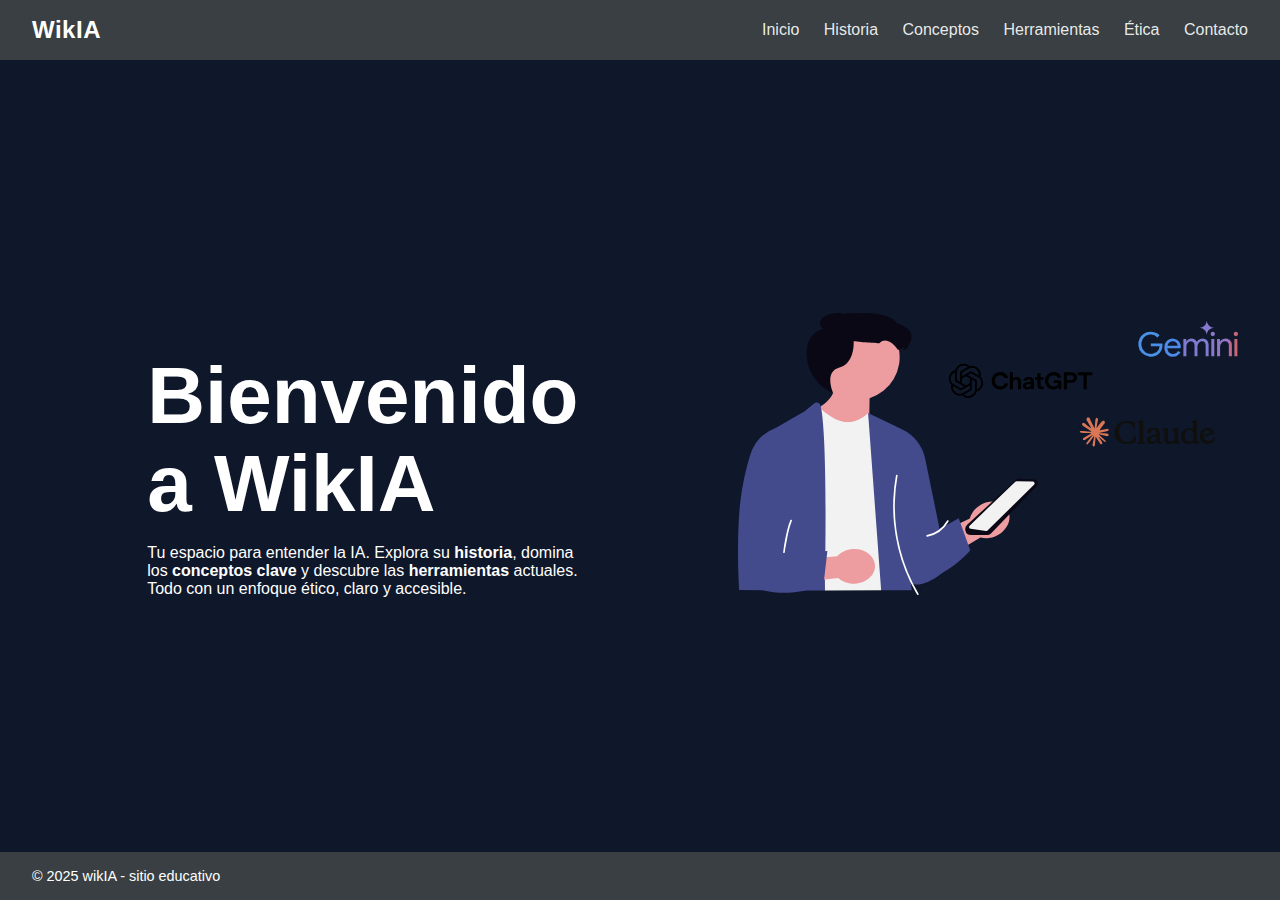
<file: index.html>
<!DOCTYPE html>
<html lang="es">
<head>
  <meta charset="UTF-8">
  <meta name="viewport" content="width=device-width, initial-scale=1.0">
  <title>WikIA - Inicio</title>
  <meta name="description" content="WikIA es un sitio educativo para aprender sobre la historia, conceptos y herramientas de la Inteligencia Artificial.">
  <link rel="icon" href="assets/images/logoIA.png" type="image/png">
  <link rel="stylesheet" href="css/styles.css">
</head>

<body>
  <header>
    <a href="index.html" class="logo">WikIA</a>

    <button class="menu-toggle" aria-label="Abrir menú">
      <span class="bar"></span>
      <span class="bar"></span>
      <span class="bar"></span>
    </button>
    
    <nav class="nav-menu">
      <a href="index.html">Inicio</a>
      <a href="pages/history.html">Historia</a>
      <a href="pages/conceptos.html">Conceptos</a>
      <a href="pages/herramientas.html">Herramientas</a>
      <a href="pages/etica.html">Ética</a>
      <a href="pages/contact.html">Contacto</a>
    </nav>
  </header>

  <main>
    <div class="home-layout">
      <section class="bienvenida">
        <h1>Bienvenido a WikIA</h1>
        <p>
          Tu espacio para entender la IA. Explora su <strong>historia</strong>, 
          domina los <strong>conceptos clave</strong> y descubre las <strong>herramientas</strong> 
          actuales. Todo con un enfoque ético, claro y accesible.
        </p>
      </section>

      <div class="hero-image-container right-img">
        <img src="assets/images/uso_cotidiano.svg" alt="Uso cotidiano de IA" class="hero-img">
      </div>

    </div>
  </main>

  <footer>
    <div class="copyright">© 2025 wikIA - sitio educativo</div>
  </footer>

  <script src="js/main.js"></script>
</body>

</html>
</file>
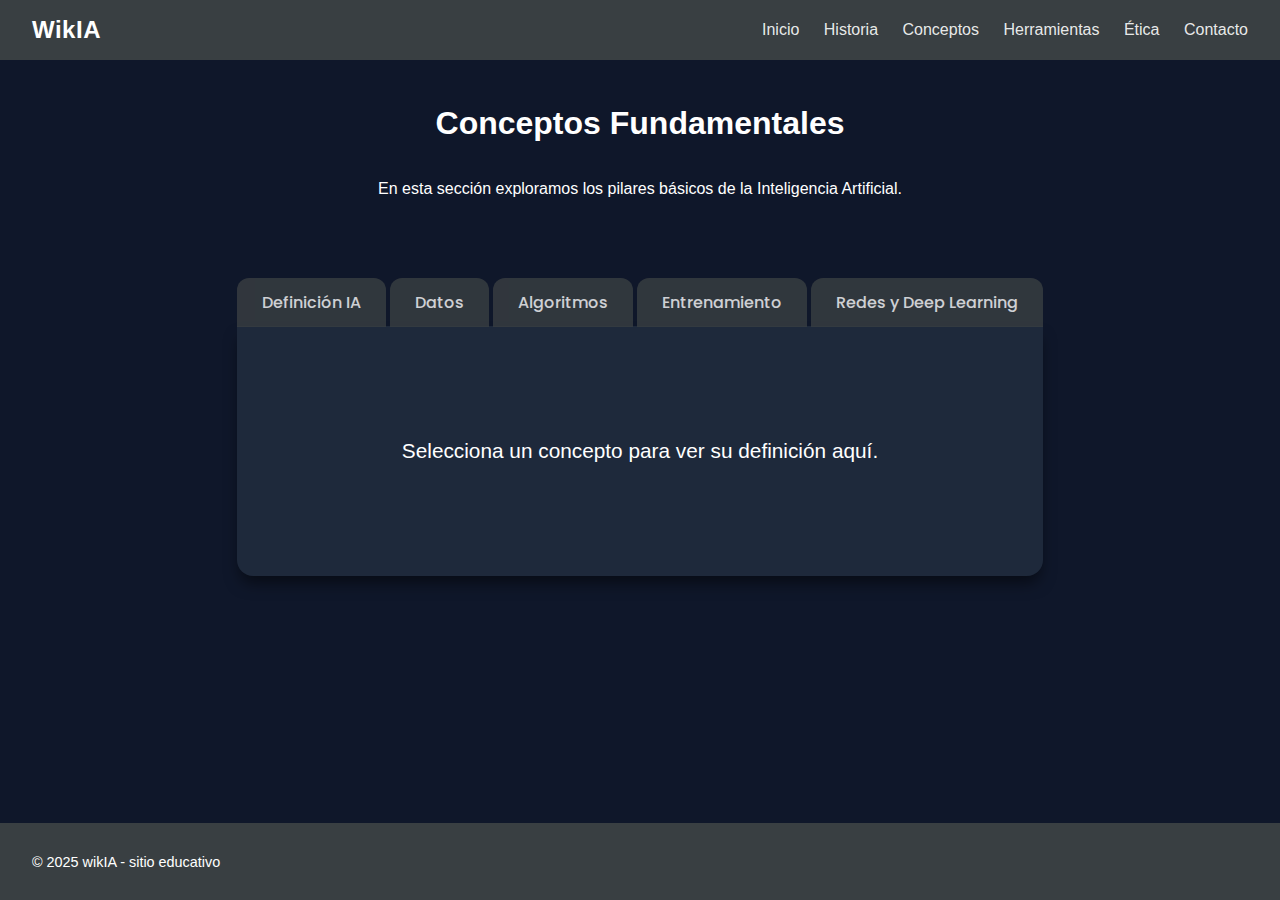
<file: pages/conceptos.html>
<!DOCTYPE html>
<html lang="es">

<head>
 <meta charset="UTF-8">
 <meta name="viewport" content="width=device-width, initial-scale=1.0">
 <title>WikIA - Conceptos</title>
 <link rel="icon" href="../assets/images/logoIA.png" type="image/png">
 <link rel="stylesheet" href="../css/styles.css">
</head>

<body>
  <header>
    <a href="../index.html" class="logo">WikIA</a>
    <button class="menu-toggle" aria-label="Abrir menú">
      <span class="bar"></span>
      <span class="bar"></span>
      <span class="bar"></span>
    </button>

    <nav class="nav-menu">
      <a href="../index.html">Inicio</a>
      <a href="history.html">Historia</a>
      <a href="conceptos.html">Conceptos</a>
      <a href="herramientas.html">Herramientas</a>
      <a href="etica.html">Ética</a>
      <a href="contact.html">Contacto</a>
    </nav>
  </header>

  <main>
    <h1>Conceptos Fundamentales</h1>
    <p>En esta sección exploramos los pilares básicos de la Inteligencia Artificial.</p>

    <section id="conceptos">
      <div class="concept-buttons">
        <button onclick="mostrarDefinicion('ia')">Definición IA</button>
        <button onclick="mostrarDefinicion('datos')">Datos</button>
        <button onclick="mostrarDefinicion('algoritmos')">Algoritmos</button>
        <button onclick="mostrarDefinicion('entrenamiento')">Entrenamiento</button>
        <button onclick="mostrarDefinicion('redes')">Redes y Deep Learning</button>
      </div>
      <div id="definicion" class="concept-def">
        <p>Selecciona un concepto para ver su definición aquí.</p>
      </div>
    </section>
  </main>

  <footer>
    <p>© 2025 wikIA - sitio educativo</p>
  </footer>

  <script src="../js/main.js"></script>
</body>
</html>
</file>
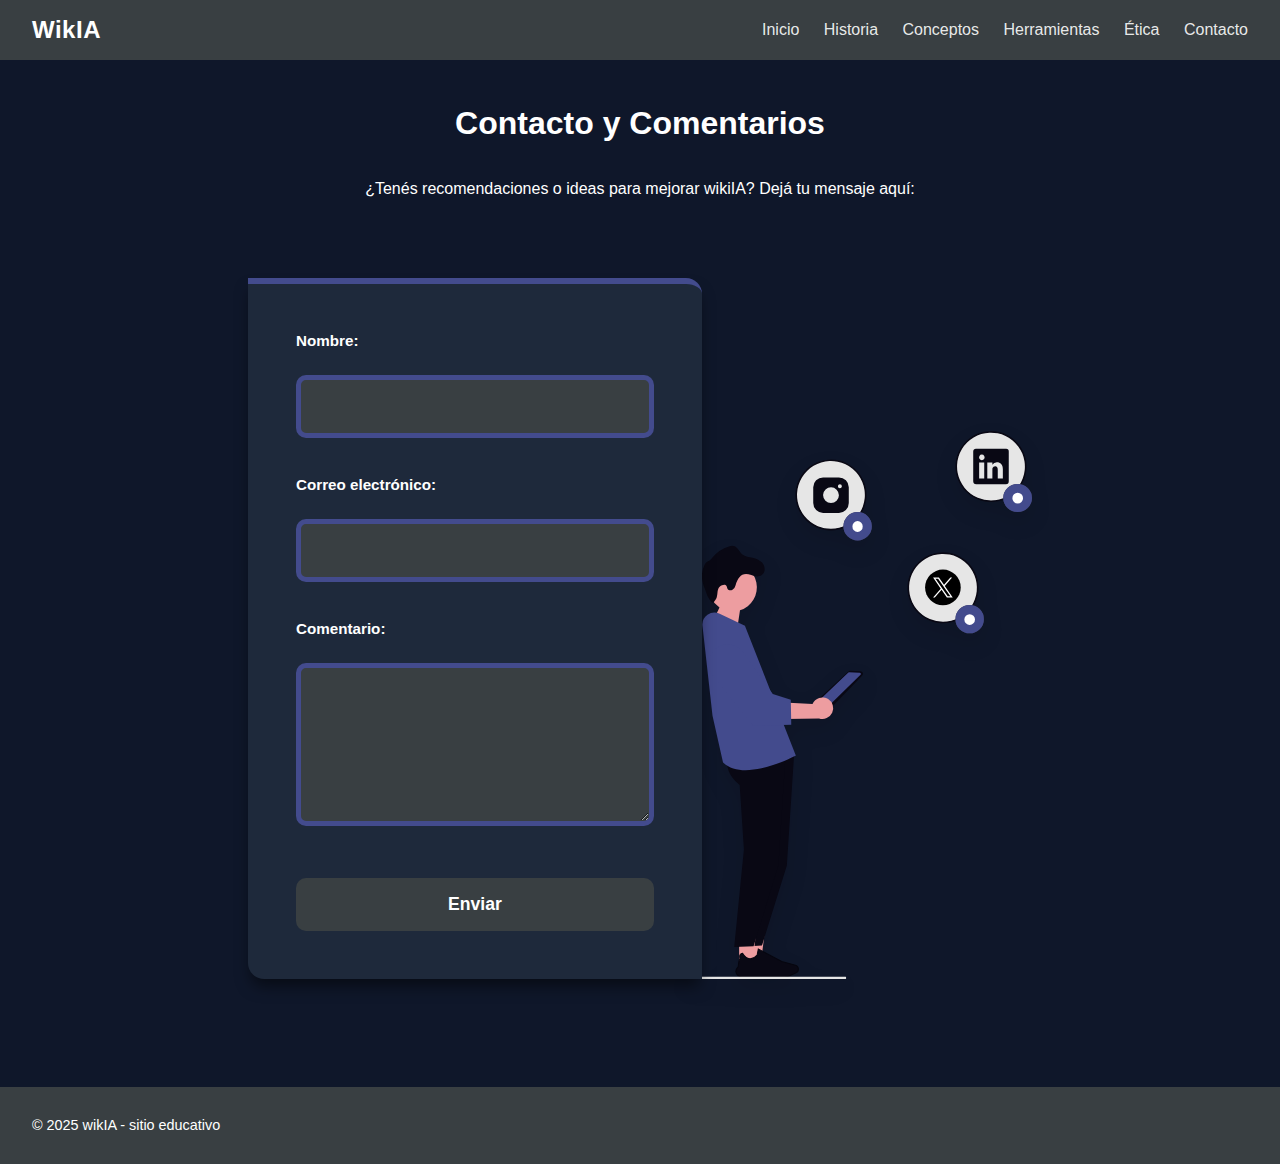
<file: pages/contact.html>
<!DOCTYPE html>
<html lang="es">

<head>
 <meta charset="UTF-8">
 <meta name="viewport" content="width=device-width, initial-scale=1.0">
 <title>WikIA - Contacto</title>
 <link rel="icon" href="../assets/images/logoIA.png" type="image/png">
 <link rel="stylesheet" href="../css/styles.css">
</head>

<body>
  <header>
    <a href="../index.html" class="logo">WikIA</a>
    <button class="menu-toggle" aria-label="Abrir menú">
      <span class="bar"></span>
      <span class="bar"></span>
      <span class="bar"></span>
    </button>

    <nav class="nav-menu">
      <a href="../index.html">Inicio</a>
      <a href="history.html">Historia</a>
      <a href="conceptos.html">Conceptos</a>
      <a href="herramientas.html">Herramientas</a>
      <a href="etica.html">Ética</a>
      <a href="contact.html">Contacto</a>
    </nav>
  </header>

  <main>
    <h1>Contacto y Comentarios</h1>
    <p>¿Tenés recomendaciones o ideas para mejorar wikiIA? Dejá tu mensaje aquí:</p>

    <div class="contact-container">
      <form id="contactForm">
        <label for="nombre">Nombre:</label><br>
        <input type="text" id="nombre" name="nombre" required><br><br>

        <label for="email">Correo electrónico:</label><br>
        <input type="email" id="email" name="email" required><br><br>

        <label for="mensaje">Comentario:</label><br>
        <textarea id="mensaje" name="mensaje" rows="5" required></textarea><br><br>

        <button type="submit">Enviar</button>
      </form>

      <div class="image-wrapper">
        <img src="../assets/images/contact.svg" alt="Ilustración de contacto" class="contact-image">
        <a href="https://www.instagram.com" target="_blank" rel="noopener noreferrer" class="hotspot instagram" aria-label="Instagram"></a>
        <a href="https://www.linkedin.com" target="_blank" rel="noopener noreferrer" class="hotspot linkedin" aria-label="LinkedIn"></a>
        <a href="https://twitter.com" target="_blank" rel="noopener noreferrer" class="hotspot x" aria-label="X (Twitter)"></a>
      </div>

    </div>

    <div id="respuesta"></div>
  </main>

  <footer>
    <p>© 2025 wikIA - sitio educativo</p>
  </footer>

  <script src="../js/main.js"></script>
</body>
</html>
</file>
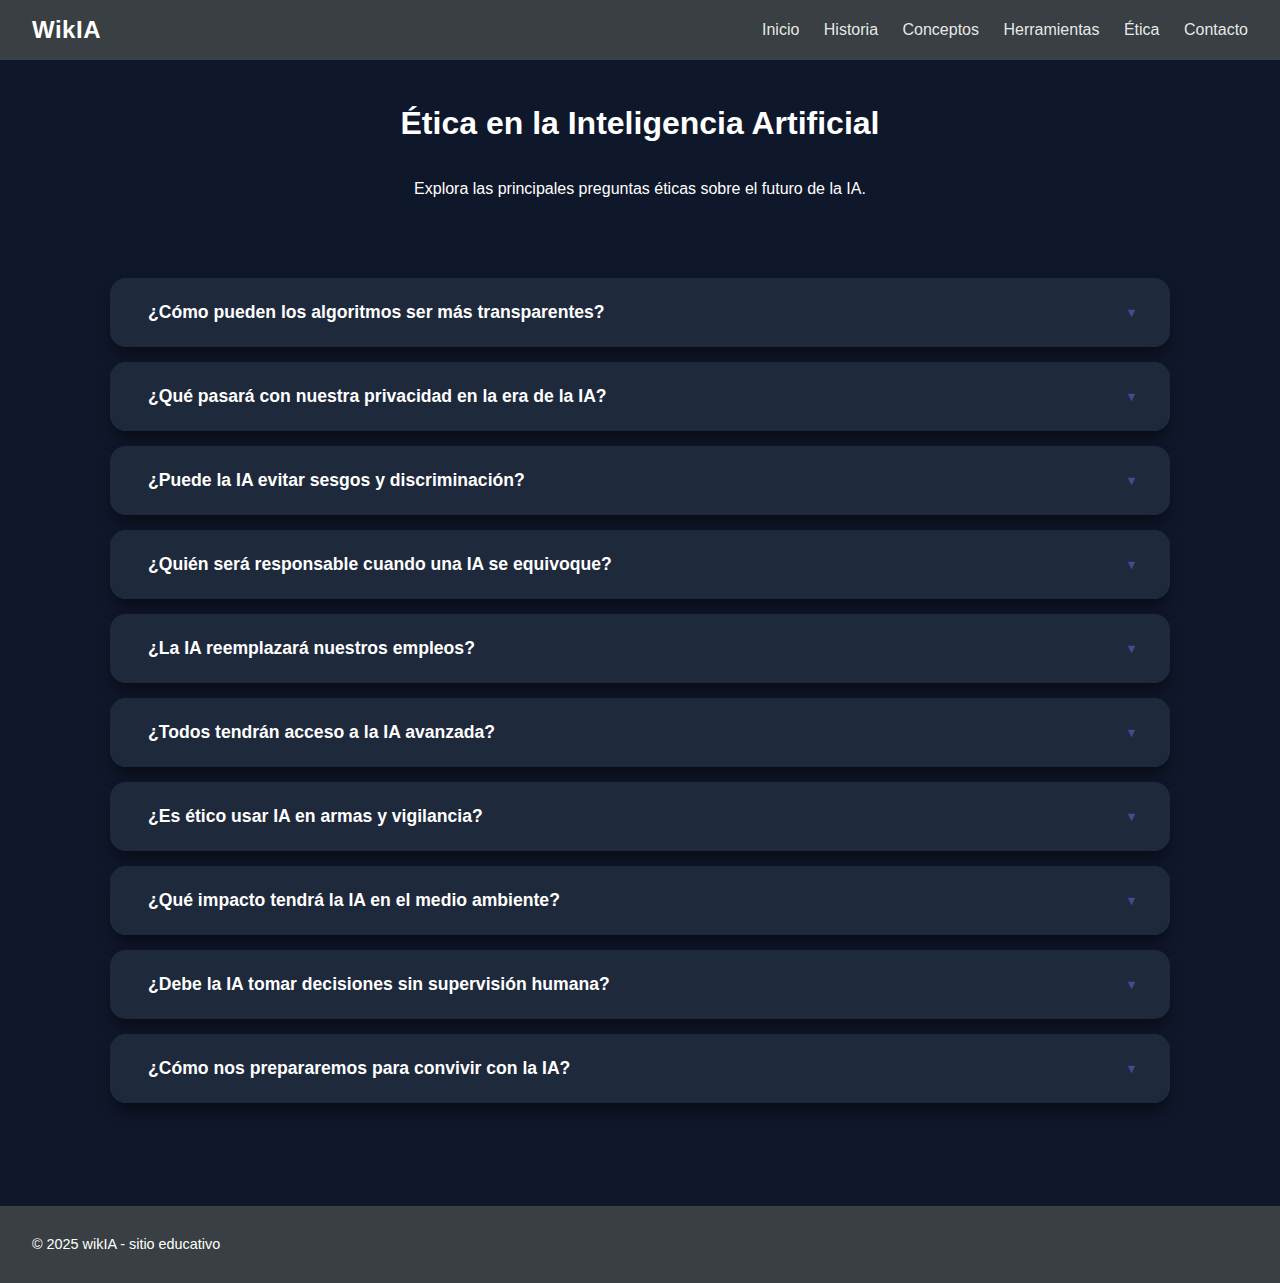
<file: pages/etica.html>
<!DOCTYPE html>
<html lang="es">

<head>
 <meta charset="UTF-8">
 <meta name="viewport" content="width=device-width, initial-scale=1.0">
 <title>WikIA - Ética</title>
 <link rel="icon" href="../assets/images/logoIA.png" type="image/png">
 <link rel="stylesheet" href="../css/styles.css">
</head>

<body>
  <header>
   <a href="../index.html" class="logo">WikIA</a>
    <button class="menu-toggle" aria-label="Abrir menú">
     <span class="bar"></span>
     <span class="bar"></span>
     <span class="bar"></span>
    </button>
    
    <nav class="nav-menu">
     <a href="../index.html">Inicio</a>
     <a href="history.html">Historia</a>
     <a href="conceptos.html">Conceptos</a>
     <a href="herramientas.html">Herramientas</a>
     <a href="etica.html">Ética</a>
     <a href="contact.html">Contacto</a>
    </nav>
  </header>

  <main>
   <h1>Ética en la Inteligencia Artificial</h1>
   <p>Explora las principales preguntas éticas sobre el futuro de la IA.</p>

    <section id="faq">

      <article class="pregunta">
       <h2 onclick="toggleSeccion('q1')">¿Cómo pueden los algoritmos ser más transparentes?</h2>
        <div id="q1" class="respuesta" style="display:none;">
         <p>Los sistemas de IA deben explicar cómo toman decisiones. La falta de claridad puede generar desconfianza y sesgos ocultos. A futuro, será esencial que los modelos sean auditables y comprensibles para todos.</p>
        </div>
      </article>

      <article class="pregunta">
       <h2 onclick="toggleSeccion('q2')">¿Qué pasará con nuestra privacidad en la era de la IA?</h2>
        <div id="q2" class="respuesta" style="display:none;">
         <p>La IA depende de grandes volúmenes de información personal. Proteger la privacidad será un desafío constante, especialmente con tecnologías que cruzan datos de múltiples fuentes. Los usuarios deben tener control sobre qué se comparte y cómo se usa.</p>
        </div>
      </article>

      <article class="pregunta">
        <h2 onclick="toggleSeccion('q3')">¿Puede la IA evitar sesgos y discriminación?</h2>
        <div id="q3" class="respuesta" style="display:none;">
         <p>Los modelos pueden reproducir prejuicios presentes en los datos de entrenamiento. Esto puede afectar decisiones críticas como contrataciones, créditos o justicia. El reto será diseñar sistemas que reduzcan estos sesgos y promuevan la equidad.</p>
        </div>
      </article>

      <article class="pregunta">
        <h2 onclick="toggleSeccion('q4')">¿Quién será responsable cuando una IA se equivoque?</h2>
        <div id="q4" class="respuesta" style="display:none;">
         <p>¿Quién responde cuando una IA comete un error grave? A futuro, se necesitarán marcos legales claros que definan responsabilidades entre desarrolladores, empresas y usuarios. La ética debe guiar la creación de estas leyes.</p>
        </div>
      </article>

      <article class="pregunta">
        <h2 onclick="toggleSeccion('q5')">¿La IA reemplazará nuestros empleos?</h2>
        <div id="q5" class="respuesta" style="display:none;">
         <p>La automatización puede reemplazar tareas humanas, generando desempleo en ciertos sectores. Sin embargo, también abre oportunidades para nuevos roles y habilidades. La ética debe considerar cómo equilibrar innovación con justicia social.</p>
        </div>
      </article>

      <article class="pregunta">
        <h2 onclick="toggleSeccion('q6')">¿Todos tendrán acceso a la IA avanzada?</h2>
        <div id="q6" class="respuesta" style="display:none;">
         <p>No todas las personas ni países tienen el mismo acceso a IA avanzada. Esto puede ampliar la brecha digital y económica. A futuro, será clave garantizar que la IA beneficie a todos y no solo a unos pocos.</p>
        </div>
      </article>

      <article class="pregunta">
        <h2 onclick="toggleSeccion('q7')">¿Es ético usar IA en armas y vigilancia?</h2>
        <div id="q7" class="respuesta" style="display:none;">
         <p>La IA puede aplicarse en armas autónomas o sistemas de control masivo. Estos usos plantean dilemas éticos profundos sobre seguridad y derechos humanos. La sociedad deberá decidir límites claros para evitar abusos.</p>
        </div>
      </article>

      <article class="pregunta">
        <h2 onclick="toggleSeccion('q8')">¿Qué impacto tendrá la IA en el medio ambiente?</h2>
        <div id="q8" class="respuesta" style="display:none;">
         <p>Entrenar modelos gigantes consume enormes cantidades de energía. El impacto ambiental de la IA es un tema creciente. A futuro, se buscarán soluciones más eficientes y sostenibles para reducir su huella ecológica.</p>
        </div>
      </article>

      <article class="pregunta">
        <h2 onclick="toggleSeccion('q9')">¿Debe la IA tomar decisiones sin supervisión humana?</h2>
        <div id="q9" class="respuesta" style="display:none;">
         <p>La IA no debe reemplazar la capacidad de decisión humana en áreas críticas. Mantener al ser humano en el centro es un principio ético fundamental. El desafío será equilibrar autonomía de la máquina con supervisión responsable.</p>
        </div>
      </article>

      <article class="pregunta">
        <h2 onclick="toggleSeccion('q10')">¿Cómo nos prepararemos para convivir con la IA?</h2>
        <div id="q10" class="respuesta" style="display:none;">
         <p>La sociedad necesita comprender cómo funciona la IA para usarla de manera crítica. Sin educación, los usuarios pueden ser manipulados o desinformados. A futuro, la ética incluirá promover conocimiento accesible sobre estas tecnologías.</p>
        </div>
      </article>
    </section>
  </main>
  <footer>
    <p>© 2025 wikIA - sitio educativo</p>
  </footer>
  <script src="../js/main.js"></script>
</body>
</html>
</file>
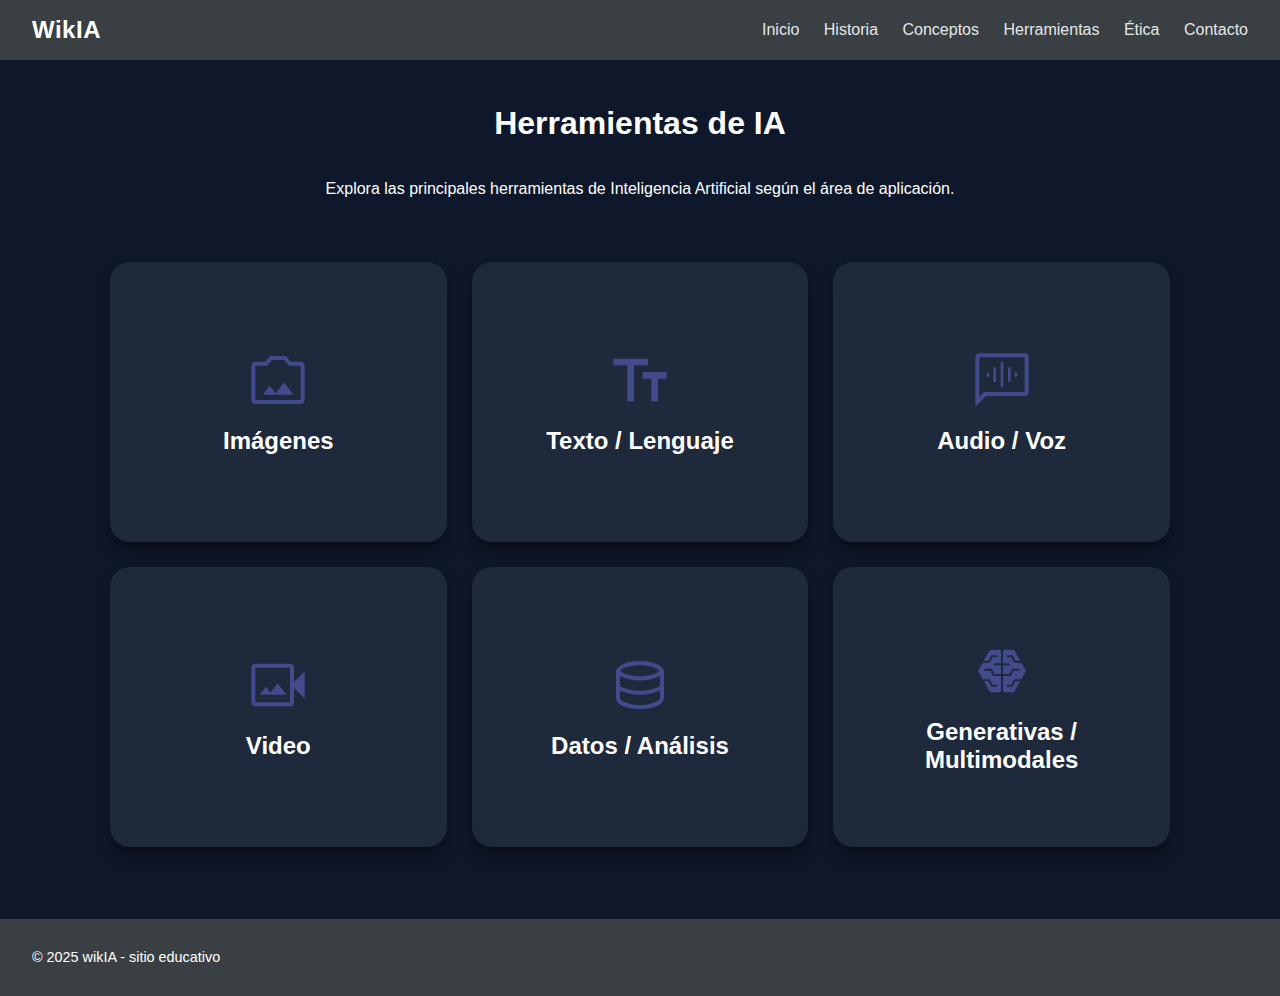
<file: pages/herramientas.html>
<!DOCTYPE html>
<html lang="es">

<head>
 <meta charset="UTF-8">
 <meta name="viewport" content="width=device-width, initial-scale=1.0">
 <title>WikIA - Herramientas</title>
 <link rel="icon" href="../assets/images/logoIA.png" type="image/png">
 <link rel="stylesheet" href="../css/styles.css">
</head>

<body>
  <header>
    <a href="../index.html" class="logo">WikIA</a>
    <button class="menu-toggle" aria-label="Abrir menú">
      <span class="bar"></span>
      <span class="bar"></span>
      <span class="bar"></span>
    </button>
    
    <nav class="nav-menu">
      <a href="../index.html">Inicio</a>
      <a href="history.html">Historia</a>
      <a href="conceptos.html">Conceptos</a>
      <a href="herramientas.html">Herramientas</a>
      <a href="etica.html">Ética</a>
      <a href="contact.html">Contacto</a>
    </nav>
  </header>

  <main>
    <h1>Herramientas de IA</h1>
    <p>Explora las principales herramientas de Inteligencia Artificial según el área de aplicación.</p>

    <section id="herramientas">
      <article class="categoria" onclick="toggleSeccion('imagenes')">
        <h2>Imágenes</h2>
        <div id="imagenes" class="contenido" style="display:none;">
          <ul>
            <li><a href="https://stability.ai/" target="_blank" rel="noopener noreferrer" onclick="event.stopPropagation()">Stable Diffusion</a> - IA abierta para crear imágenes realistas o artísticas.</li>
            <li><a href="https://www.midjourney.com/" target="_blank" rel="noopener noreferrer" onclick="event.stopPropagation()">MidJourney</a> - Popular en comunidades creativas, estilo artístico único.</li>
            <li><a href="https://openai.com/dall-e" target="_blank" rel="noopener noreferrer" onclick="event.stopPropagation()">DALL·E</a> - Generación de imágenes a partir de texto.</li>
          </ul>
        </div>
      </article>

      <article class="categoria" onclick="toggleSeccion('texto')">
        <h2>Texto / Lenguaje</h2>
        <div id="texto" class="contenido" style="display:none;">
          <ul>
            <li><a href="https://openai.com" target="_blank" rel="noopener noreferrer" onclick="event.stopPropagation()">GPT</a> - Generación y comprensión de texto.</li>
            <li><a href="https://www.anthropic.com/" target="_blank" rel="noopener noreferrer" onclick="event.stopPropagation()">Claude</a> - IA enfocada en seguridad y lenguaje natural.</li>
            <li><a href="https://huggingface.co/" target="_blank" rel="noopener noreferrer" onclick="event.stopPropagation()">Hugging Face Transformers</a> - Modelos abiertos para NLP.</li>
          </ul>
        </div>
      </article>

      <article class="categoria" onclick="toggleSeccion('audio')">
        <h2>Audio / Voz</h2>
        <div id="audio" class="contenido" style="display:none;">
          <ul>
            <li><a href="https://openai.com/es-ES/" target="_blank" rel="noopener noreferrer" onclick="event.stopPropagation()">Whisper</a> - Transcripción y traducción de audio.</li>
            <li><a href="https://elevenlabs.io/" target="_blank" rel="noopener noreferrer" onclick="event.stopPropagation()">ElevenLabs</a> - Síntesis de voz realista.</li>
            <li><a href="https://www.descript.com/" target="_blank" rel="noopener noreferrer" onclick="event.stopPropagation()">Descript</a> - Edición de audio con IA.</li>
          </ul>
        </div>
      </article>

      <article class="categoria" onclick="toggleSeccion('video')">
        <h2>Video</h2>
        <div id="video" class="contenido" style="display:none;">
          <ul>
            <li><a href="https://runwayml.com/" target="_blank" rel="noopener noreferrer" onclick="event.stopPropagation()">Runway ML</a> - Edición y generación de video con IA.</li>
            <li><a href="https://pika.art/" target="_blank" rel="noopener noreferrer" onclick="event.stopPropagation()">Pika Labs</a> - Generación de clips a partir de texto.</li>
            <li><a href="https://gemini.google/es/overview/image-generation/?hl=es" target="_blank" rel="noopener noreferrer" onclick="event.stopPropagation()">Nanobanana</a> - Popular en creación de videos cortos experimentales.</li>
          </ul>
        </div>
      </article>

      <article class="categoria" onclick="toggleSeccion('datos')">
        <h2>Datos / Análisis</h2>
        <div id="datos" class="contenido" style="display:none;">
          <ul>
            <li><a href="https://cloud.google.com/automl" target="_blank" rel="noopener noreferrer" onclick="event.stopPropagation()">Google AutoML</a> - Entrenamiento automático de modelos.</li>
            <li><a href="https://rapidminer.com/" target="_blank" rel="noopener noreferrer" onclick="event.stopPropagation()">RapidMiner</a> - Plataforma de análisis de datos con IA.</li>
            <li><a href="https://www.knime.com/" target="_blank" rel="noopener noreferrer" onclick="event.stopPropagation()">KNIME</a> - Herramienta abierta para minería de datos.</li>
          </ul>
        </div>
      </article>

      <article class="categoria" onclick="toggleSeccion('multimodal')">
        <h2>Generativas / Multimodales</h2>
        <div id="multimodal" class="contenido" style="display:none;">
          <ul>
            <li><a href="https://openai.com" target="_blank" rel="noopener noreferrer" onclick="event.stopPropagation()">GPT multimodal</a> - Texto + imágenes.</li>
            <li><a href="https://deepmind.google/technologies/gemini/" target="_blank" rel="noopener noreferrer" onclick="event.stopPropagation()">Gemini</a> - IA multimodal avanzada.</li>
            <li><a href="https://copilot.microsoft.com/" target="_blank" rel="noopener noreferrer" onclick="event.stopPropagation()">Copilot</a> - Asistente de productividad y aprendizaje.</li>
          </ul>
        </div>
      </article>

    </section>
  </main>

  <footer>
    <p>© 2025 wikIA - sitio educativo</p>
  </footer>
  <script src="../js/main.js"></script>
</body>
</html>
</file>
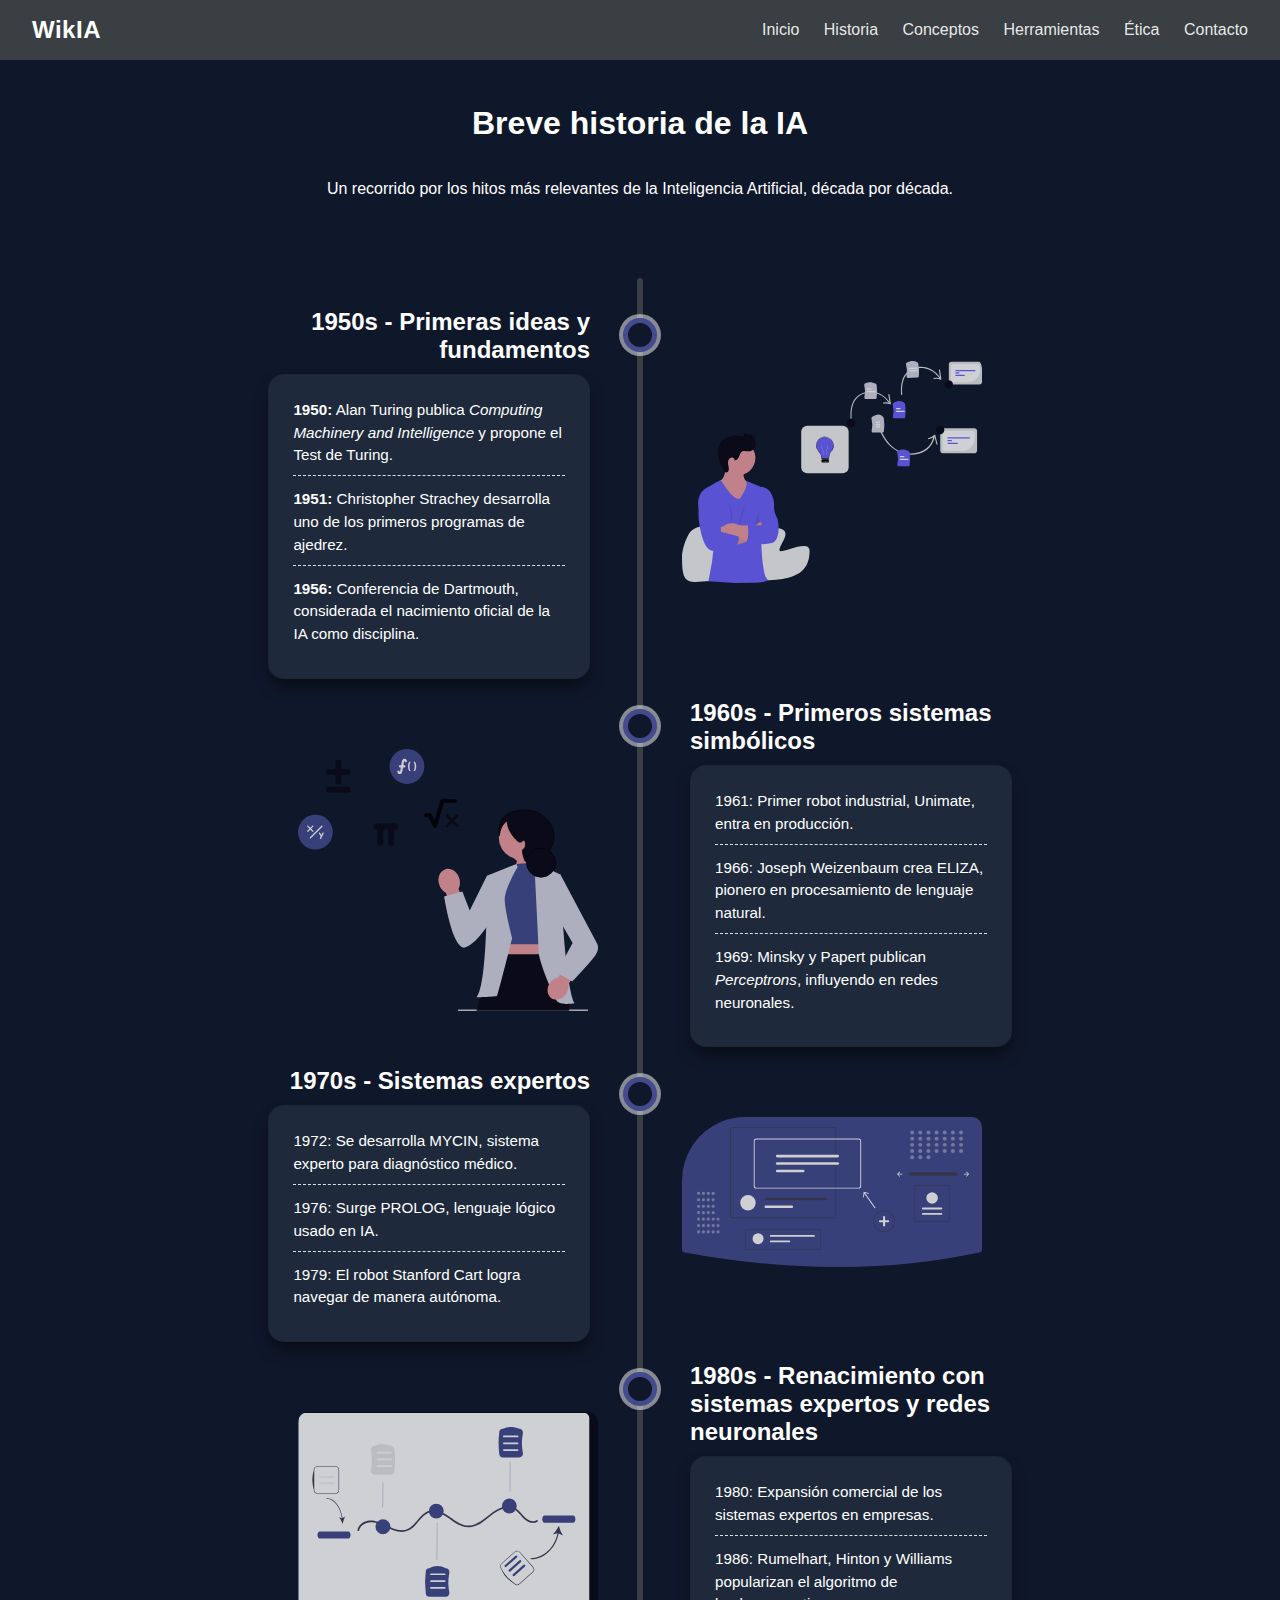
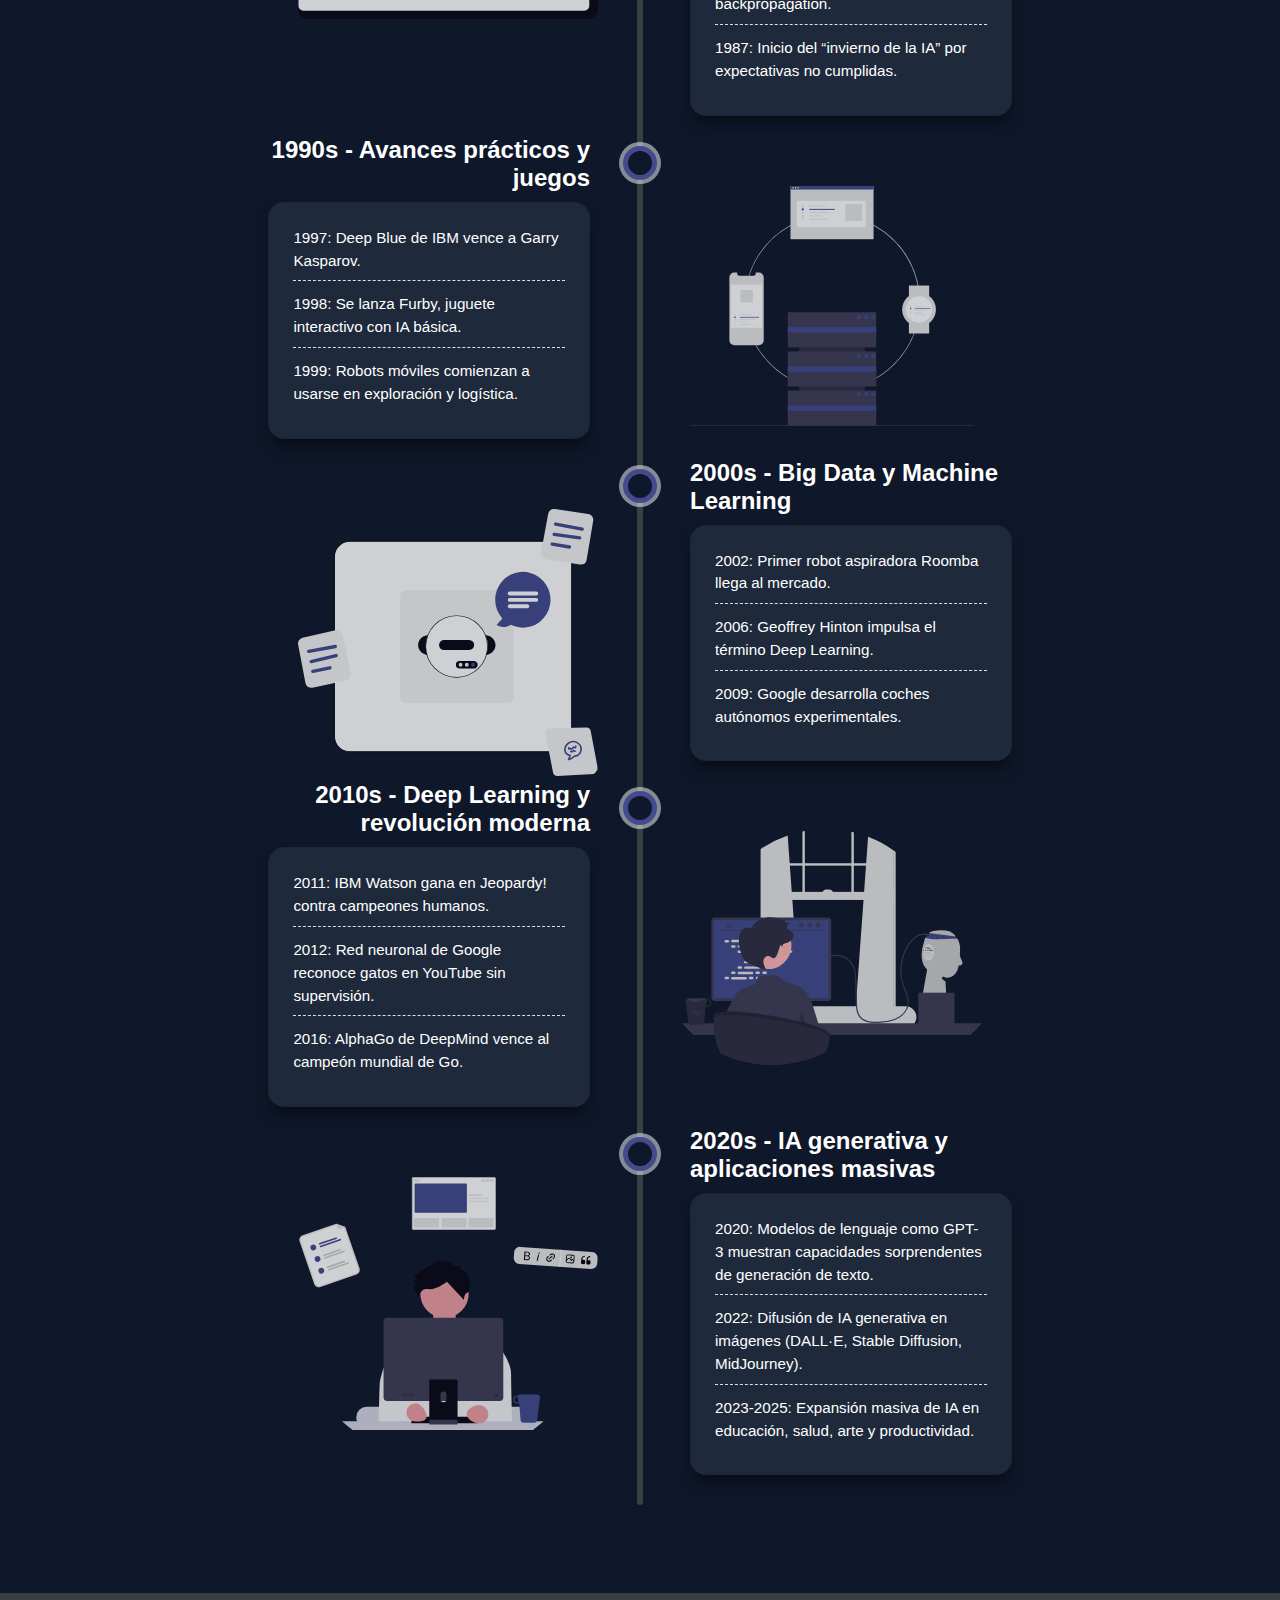
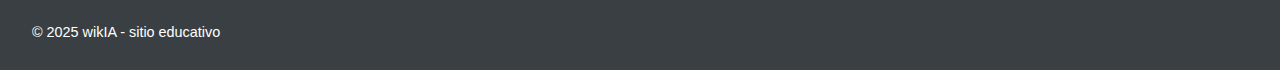
<file: pages/history.html>
<!DOCTYPE html>
<html lang="es">

<head>
 <meta charset="UTF-8">
 <meta name="viewport" content="width=device-width, initial-scale=1.0">
 <title>WikIA - Historia</title>
 <link rel="icon" href="../assets/images/logoIA.png" type="image/png">
 <link rel="stylesheet" href="../css/styles.css">
</head>

<body>
  <header>
   <a href="../index.html" class="logo">WikIA</a>
    <button class="menu-toggle" aria-label="Abrir menú">
     <span class="bar"></span>
     <span class="bar"></span>
     <span class="bar"></span>
    </button>
    
    <nav class="nav-menu">
     <a href="../index.html">Inicio</a>
     <a href="history.html">Historia</a>
     <a href="conceptos.html">Conceptos</a>
     <a href="herramientas.html">Herramientas</a>
     <a href="etica.html">Ética</a>
     <a href="contact.html">Contacto</a>
    </nav>
  </header>

  <main>
    <h1>Breve historia de la IA</h1>
    <p>Un recorrido por los hitos más relevantes de la Inteligencia Artificial, década por década.</p>

    <section id="timeline">
      <article class="decada">
       <h2>1950s - Primeras ideas y fundamentos</h2>
       <img src="../assets/images/ideas.svg" alt="Alan Turing" class="timeline-side-img">
        <ul>
         <li><strong>1950:</strong> Alan Turing publica <em>Computing Machinery and Intelligence</em> y propone el Test de Turing.</li>
         <li><strong>1951:</strong> Christopher Strachey desarrolla uno de los primeros programas de ajedrez.</li>
         <li><strong>1956:</strong> Conferencia de Dartmouth, considerada el nacimiento oficial de la IA como disciplina.</li>
        </ul>
      </article>

      <article class="decada">
       <h2>1960s - Primeros sistemas simbólicos</h2>
       <img src="../assets/images/sistema_simb.svg" alt="Sistemas Simbólicos" class="timeline-side-img">
        <ul>
         <li>1961: Primer robot industrial, Unimate, entra en producción.</li>
         <li>1966: Joseph Weizenbaum crea ELIZA, pionero en procesamiento de lenguaje natural.</li>
         <li>1969: Minsky y Papert publican <em>Perceptrons</em>, influyendo en redes neuronales.</li>
        </ul>
      </article>

      <article class="decada">
       <h2>1970s - Sistemas expertos</h2>
       <img src="../assets/images/sist_expert.svg" alt="Sistemas Expertos" class="timeline-side-img">
        <ul>
         <li>1972: Se desarrolla MYCIN, sistema experto para diagnóstico médico.</li>
         <li>1976: Surge PROLOG, lenguaje lógico usado en IA.</li>
         <li>1979: El robot Stanford Cart logra navegar de manera autónoma.</li>
        </ul>
      </article>

      <article class="decada">
       <h2>1980s - Renacimiento con sistemas expertos y redes neuronales</h2>
       <img src="../assets/images/redes_neur.svg" alt="Redes Neuronales" class="timeline-side-img">
        <ul>
         <li>1980: Expansión comercial de los sistemas expertos en empresas.</li>
         <li>1986: Rumelhart, Hinton y Williams popularizan el algoritmo de backpropagation.</li>
         <li>1987: Inicio del “invierno de la IA” por expectativas no cumplidas.</li>
        </ul>
      </article>

      <article class="decada">
       <h2>1990s - Avances prácticos y juegos</h2>
       <img src="../assets/images/avances.svg" alt="Avances tecnológicos" class="timeline-side-img">
        <ul>
         <li>1997: Deep Blue de IBM vence a Garry Kasparov.</li>
         <li>1998: Se lanza Furby, juguete interactivo con IA básica.</li>
         <li>1999: Robots móviles comienzan a usarse en exploración y logística.</li>
        </ul>
      </article>

      <article class="decada">
       <h2>2000s - Big Data y Machine Learning</h2>
       <img src="../assets/images/big_data.svg" alt="Big Data" class="timeline-side-img">
        <ul>
         <li>2002: Primer robot aspiradora Roomba llega al mercado.</li>
         <li>2006: Geoffrey Hinton impulsa el término Deep Learning.</li>
         <li>2009: Google desarrolla coches autónomos experimentales.</li>
        </ul>
      </article>

      <article class="decada">
       <h2>2010s - Deep Learning y revolución moderna</h2>
       <img src="../assets/images/deep_learn.svg" alt="Deep Learning" class="timeline-side-img">
        <ul>
         <li>2011: IBM Watson gana en Jeopardy! contra campeones humanos.</li>
         <li>2012: Red neuronal de Google reconoce gatos en YouTube sin supervisión.</li>
         <li>2016: AlphaGo de DeepMind vence al campeón mundial de Go.</li>
        </ul>
      </article>

      <article class="decada">
       <h2>2020s - IA generativa y aplicaciones masivas</h2>
       <img src="../assets/images/era_acrtual.svg" alt="IA Generativa Actual" class="timeline-side-img">
        <ul>
         <li>2020: Modelos de lenguaje como GPT-3 muestran capacidades sorprendentes de generación de texto.</li>
         <li>2022: Difusión de IA generativa en imágenes (DALL·E, Stable Diffusion, MidJourney).</li>
         <li>2023-2025: Expansión masiva de IA en educación, salud, arte y productividad.</li>
        </ul>
      </article>
    </section>
  </main>

  <footer>
    <p>© 2025 wikIA - sitio educativo</p>
  </footer>
  <script src="../js/main.js"></script>
</body>

</html>
</file>
<file: css/styles.css>
@import url('https://fonts.googleapis.com/css2?family=Poppins:wght@300;400;500;700&display=swap');

:root {
     --bg-color: #0f172a;        
    --card-bg: #1e293b;        
    --primary-color: #393f42; 
    --accent-color: #434b8d; 
    --text-color: #ffffff;     
    --text-light: #ffffff;    
    --border-radius: 16px;    
    --shadow: 0 10px 15px -3px rgba(0, 0, 0, 0.5); 
}


* {
    box-sizing: border-box;
}



body {
    margin: 0;
    padding: 0;
    font-family: 'Segoe UI', Tahoma, Geneva, Verdana, sans-serif;
    background-color: var(--bg-color);
    color: var(--text-color);
    display: flex;
    flex-direction: column;
    min-height: 100vh;
    width: 100%;
    overflow-x: hidden;
}



a {
    text-decoration: none;
    color: inherit;
}



header {
    background-color: var(--primary-color);
    color: var(--text-light);
    padding: 1rem 2rem;
    display: flex;
    justify-content: space-between;
    align-items: center;
    position: relative;
    z-index: 1100;    
}




.logo {
    font-size: 1.5rem;
    font-weight: 700;
    letter-spacing: 0.5px;
}


nav a {
    color: rgba(255, 255, 255, 0.9); 
    margin-left: 20px;
    font-weight: 500;
    transition: all 0.3s ease;
}




nav a:hover {
    color: var(--accent-color);
}



footer {
    background-color: var(--primary-color);
    color: var(--text-light);
    padding: 1rem 2rem;
    margin-top: auto;
    font-size: 0.9rem;
    text-align: left;
}





main {
    flex: 1;
    display: flex;
    flex-direction: column;
    align-items: center;
    padding: 1.5rem;
    overflow-x: hidden;
}



body.has-bienvenida main { justify-content: center; }

.home-layout {
    display: grid;
    grid-template-columns: 2fr 2fr; 
    
    align-items: center;
    gap: 10rem;
    width: 80%;
    max-width: 1200px;
}


.bienvenida {
    width: 100%;
    text-align: left; 
    padding: 0; 
}


.bienvenida h1 {
    font-size: 5rem;
        font-size: 5rem;
    line-height: 1.1;
    margin-bottom: 1rem;
}


.right-img .hero-img {
    max-width: 500px; 
    width: 150%;    
    height: auto;
}







#timeline {
    position: relative;
    max-width: 1000px;
    margin: 4rem auto;
    padding: 20px 0;
}
#timeline::after {
    content: '';
    position: absolute;
    width: 6px;
    background-color: var(--primary-color);
    top: 0;
    bottom: 0;
    left: 50%;
    margin-left: -3px;
    border-radius: 3px;
    z-index: 0;
}

.decada {
    padding: 10px 50px;
    position: relative;
    width: 50%;
    box-sizing: border-box;
}

.decada:nth-child(odd) {
    left: 0;
    text-align: right;
}


.decada:nth-child(even) {
    left: 50%;
    text-align: left; 
}

.decada::after {
    content: '';
    position: absolute;
    width: 24px;
    height: 24px;
    background-color: var(--bg-color); 
    border: 5px solid var(--accent-color);
    border-radius: 50%;
    top: 20px; 
    z-index: 1; 
    box-shadow: 0 0 0 4px rgba(255, 255, 255, 0.5);
}


.decada:nth-child(odd):after {
    right: -17px; 
}


.decada:nth-child(even):after {
    left: -17px;
}



.decada h2 {
    color: var(--text-color);
    margin: 0 0 10px 0;
    font-size: 1.5rem;
    font-weight: 700;
}



.decada ul {
    list-style: none;
    padding: 1.5rem;
    background: var(--card-bg);
    border-radius: var(--border-radius);
    box-shadow: var(--shadow);
    display: inline-block; 
    text-align: left;
    margin: 0;
    width: 100%;
    border: 1px solid rgba(0,0,0,0.05);
}

.decada li {
    margin-bottom: 12px;
    font-size: 0.95rem;
    line-height: 1.5;
    padding-bottom: 8px;
    border-bottom: 1px dashed #e0e0e0;
}

.decada li:last-child {
    border-bottom: none;
    margin-bottom: 0;
}




.timeline-side-img {
    position: absolute;
    top: 60px;     
    width: 80%;
    max-width: 300px;
    height: auto;
    border-radius: 10px;
    opacity: 0.8;
    transition: all 0.3s ease;
}


.timeline-side-img:hover {
    opacity: 1;
    transform: scale(1.05);
}


.decada:nth-child(odd) .timeline-side-img {
    left: 110%;
}


.decada:nth-child(even) .timeline-side-img {
    right: 110%;
}







#conceptos {
    max-width: 900px;
    margin: 4rem auto; 
    padding: 0 20px;
}



.concept-buttons {
    display: flex;
    gap: 4px; 
    flex-wrap: wrap; 
    align-items: flex-end; 
    
    
    justify-content: center; 
    padding-left: 0;         
    width: 100%;             

    margin-bottom: -1px; 
    position: relative;
    z-index: 10; 
}





.concept-buttons button {
    background-color: var(--primary-color);
    border: none;
    padding: 12px 25px;
    font-family: 'Poppins', sans-serif;
    font-size: 1rem;
    font-weight: 500;
    color: var(--text-color);
    cursor: pointer;
    border-radius: 12px 12px 0 0; 
    transition: all 0.2s ease;
    opacity: 0.8;
}

.concept-buttons button:hover,
.concept-buttons button:focus {
    background-color: var(--card-bg);
    color: var(--accent-color); 
    padding-bottom: 15px; 
    opacity: 1;
    box-shadow: 0 -4px 10px rgba(0,0,0,0.05); 
    font-weight: 700;
    outline: none; 
}


#definicion {
    background-color: var(--card-bg);
    min-height: 250px;
    padding: 3rem;
    border-radius: 16px;
    border-top-right-radius: 0;
    border-top-left-radius: 0; 
    box-shadow: var(--shadow);
    
    display: flex;
    align-items: center; 
    justify-content: center;
    position: relative;
    z-index: 5;
}



#definicion p {
    font-size: 1.3rem;
    line-height: 1.8;
    color: var(--text-color);
    margin: 0;
    
   
    max-width: 700px;
    width: 100%;
    
    text-align: center;
    animation: fadeIn 0.4s ease-out forwards;
}

@keyframes fadeIn {
    from { 
        opacity: 0; 
        transform: translateY(10px); 
    }
    to { 
        opacity: 1; 
        transform: translateY(0); 
    }
}







#herramientas {
    max-width: 1100px;
    margin: 3rem auto;
    padding: 0 20px;
  
    display: grid;
    grid-template-columns: repeat(3, 1fr); 
    gap: 25px;
 
    align-items: start; 
}



.categoria {
    background-color: var(--card-bg);
    border-radius: 20px;
    box-shadow: var(--shadow);
    padding: 2rem;
    text-align: center;
  
    min-height: 280px; 
    height: fit-content; 
    
    align-self: start; 
    
    display: flex;
    flex-direction: column;
    justify-content: center;
    align-items: center;
    position: relative;
    transition: transform 0.3s ease, box-shadow 0.3s ease;
    
    cursor: pointer; 
   
    user-select: none; 
    
    overflow: hidden;
}



.categoria:hover {
    transform: translateY(-8px);
    box-shadow: 0 15px 35px rgba(52, 31, 151, 0.15);
}

.categoria h2 {
    font-size: 1.5rem;
    color: var(--text-color);
    margin: 0;
    transition: all 0.3s ease;
    
    width: 100%;
    height: 100%;
    display: flex;
    flex-direction: column;
    justify-content: center;
    align-items: center;
}


.categoria h2::before {
    content: "";
    display: block;
    margin-bottom: 15px;
    
    width: 64px;  
    height: 64px; 
    
    background-size: contain;
    background-repeat: no-repeat;
    background-position: center;
    
    transition: transform 0.3s cubic-bezier(0.175, 0.885, 0.32, 1.275);
}




.categoria:nth-child(1) h2::before { 
    background-image: url('../assets/icons/imagenes.svg'); 
} 

.categoria:nth-child(2) h2::before { 
    background-image: url('../assets/icons/text.svg'); 
} 

.categoria:nth-child(3) h2::before { 
    background-image: url('../assets/icons/audio.svg'); 
} 

.categoria:nth-child(4) h2::before { 
    background-image: url('../assets/icons/video.svg'); 
} 

.categoria:nth-child(5) h2::before { 
    background-image: url('../assets/icons/data.svg'); 
} 

.categoria:nth-child(6) h2::before { 
    background-image: url('../assets/icons/generales.svg'); 
}

.categoria:has(.contenido[style*="block"]) {
    justify-content: flex-start; 
    padding-top: 1.5rem;
    background-color: var(--card-bg); 
    border: 2px solid var(--accent-color); 
}



.categoria:has(.contenido[style*="block"]) h2 {
    font-size: 1rem;
    height: auto;
    margin-bottom: 1rem;
    color: var(--text-color);
}

.categoria:has(.contenido[style*="block"]) h2::before {
    display: none; 
}

.categoria.open {
    justify-content: flex-start;
    padding-top: 1.5rem;
    background-color: var(--card-bg);
    border: 2px solid var(--accent-color);
}
.categoria.open h2 {
    font-size: 1rem;
    height: auto;
    margin-bottom: 1rem;
    color: var(--text-color);
}
.categoria.open h2::before { display: none; }



.contenido {
    width: 100%;
    animation: slideUp 0.4s ease-out;
    
    user-select: text; 
}



@keyframes slideUp {
    from { opacity: 0; transform: translateY(20px); }
    to { opacity: 1; transform: translateY(0); }
}

.contenido ul {
    list-style: none;
    padding: 0;
    margin: 0;
    text-align: left; 
}

.contenido li {
    margin-bottom: 12px;
    font-size: 0.95rem;
    background: var(--card-bg);
    padding: 10px;
    border-radius: 8px;
    border-left: 4px solid var(--accent-color); 
}

.contenido a {
    font-weight: 600;
    color: var(--text-color);
    display: block; 
}

.contenido a:hover {
    color: var(--accent-color);
    text-decoration: underline;
}










#faq {
    max-width: 1100px; 
    width: 100%;
    margin: 4rem auto;
    padding: 0 20px;
}



.pregunta {
    margin-bottom: 15px;
    border-radius: var(--border-radius);
    overflow: hidden; 
    box-shadow: var(--shadow);
    background-color: var(--card-bg);
}

.pregunta h2 {
    background-color: var(--card-bg);
    color: var(--text-color);
    margin: 0;
    padding: 1.5rem 2rem;
    font-size: 1.1rem;
    font-weight: 600;
    cursor: pointer;
    display: flex;
    justify-content: space-between;
    align-items: center;
    transition: all 0.3s ease;
    border-left: 6px solid transparent; 
}



.pregunta h2:hover {
    background-color: var(--card-bg);
    color: var(--accent-color);
    padding-left: 2.5rem; 
}

.pregunta h2::after {
    content: '▼'; 
    font-size: 0.8rem;
    color: var(--accent-color);
    transition: transform 0.3s ease;
}


.pregunta:has(.respuesta[style*="block"]) h2 {
    background-color: var(--primary-color); 
    color: white;
    border-left: 6px solid var(--accent-color); 
}

.pregunta:has(.respuesta[style*="block"]) h2::after {
    transform: rotate(180deg);
    color: white;
}

.pregunta.open h2 {
    background-color: var(--primary-color);
    color: white;
    border-left: 6px solid var(--accent-color);
}
.pregunta.open h2::after {
    transform: rotate(180deg);
    color: white;
}

.respuesta {
    padding: 0 2rem 2rem 2rem; 
    background-color: var(--card-bg); 
    color: var(--text-color);
    line-height: 1.6;
    animation: fadeIn 0.5s ease;
}










.contact-container {
    display: flex;             
    justify-content: center;   
    align-items: flex-end;     
    max-width: 900px;          
    margin: 2rem auto;        
    padding: 0 20px;           
}


#contactForm {
    background-color: var(--card-bg); 
    padding: 3rem;
    border-radius: 0px var(--border-radius);
    box-shadow: var(--shadow);
    max-width: 500px; 
    width: 100%;
    margin: 2rem auto; 
    border-top: 6px solid var(--accent-color); 
    z-index: 1;
}


#contactForm label {
    display: block;
    margin-bottom: 8px;
    font-weight: 600;
    color: var(--text-color);
    font-size: 0.95rem;
}

#contactForm input,
#contactForm textarea {
    width: 100%;
    padding: 14px 16px; 
    margin-bottom: 20px;
    border: 5px solid var(--accent-color); 
    border-radius: 10px;
    font-family: 'Poppins', sans-serif; 
    font-size: 1rem;
    background-color: var(--primary-color); 
    transition: all 0.3s ease;
    resize: vertical; 
}

#contactForm input:focus,
#contactForm textarea:focus {
    background-color: #ffffff; 
    outline: none;
}

#contactForm button {
    width: 100%;
    padding: 16px;
    background-color: var(--primary-color); 
    color: white;
    border: none;
    border-radius: 10px;
    font-size: 1.1rem;
    font-weight: 600;
    cursor: pointer;
    transition: all 0.2s ease;
    margin-top: 10px;
}

#contactForm button:hover {
    background-color: #4b36b3; 
    transform: translateY(-3px); 
    box-shadow: 0 5px 15px rgba(52, 31, 151, 0.3);
}

#respuesta {
    margin-top: 20px;
    text-align: center;
    font-weight: 500;
    color: var(--primary-color);
    background-color: #e6fffa; 
    border-radius: 8px;
    padding: 0; 
}

#respuesta p {
    padding: 15px;
    margin: 0;
    border: 1px solid var(--accent-color);
    border-radius: 8px;
}


.image-wrapper {
    position: relative;
    width: fit-content;
    
    margin-left: -20px;
    top: -32px;
    z-index: 0; 
    pointer-events: none;
}


.contact-image {
    max-width: 350px;
    height: auto;
    display: block;
    pointer-events: none; 
    filter: drop-shadow(0 10px 10px rgba(0,0,0,0.1));
}

.hotspot {
    position: absolute;
    width: 70px;          
    height: 70px;
    border-radius: 50%;
    pointer-events: auto;
    cursor: pointer;
    z-index: 30;          
    display: block;
}



.instagram {
    top: 5.5%;  
    left: 33%;   
}

.linkedin {
    top: 0.2%;
    left: 78.5%;
}

.x {
    top: 22.5%;
    left: 64.5%;
}














.menu-toggle {
    display: none; 
    flex-direction: column;
    justify-content: space-between;
    width: 30px;
    height: 21px;
    background: transparent;
    border: none;
    cursor: pointer;
    z-index: 1001; 
}

/* `.menu-toggle` (botón hamburguesa):
   - Oculto en desktop, visible en pantallas pequeñas via media queries.
   - Al activarse se añade la clase `.is-active` para animar las barras y abrir el nav.
   - La visibilidad y transformación del menú la controla JS añadiendo/removiendo clases.
*/

.menu-toggle .bar {
    height: 3px;
    width: 100%;
    background-color: var(--text-light); 
    border-radius: 3px;
    transition: all 0.3s ease;
}


@media screen and (max-width: 768px) {
    
    .menu-toggle {
        position: relative;
        display: flex; 
    }
    .nav-menu {
        position: absolute;  
        top: 0;
        left: 0;              
        width: 100%;
        height: 50vh;        
        background-color: var(--card-bg);
        display: flex;
        flex-direction: column;
        justify-content: center;
        align-items: center;
        gap: 2rem;
        transform: translateX(100%); 
        transition: transform 0.4s ease; 
        z-index: 1000;
    }

    .nav-menu a {
        font-size: 1.2rem;
        color: var(--text-color);
        margin: 0;
        margin-left: 0; /
    }

    .nav-menu.active {
        transform: translateX(0);
    }

    .menu-toggle.is-active .bar:nth-child(2) {
        opacity: 0; 
    }
    .menu-toggle.is-active .bar:nth-child(1) {
        transform: translateY(9px) rotate(45deg);
    }
    .menu-toggle.is-active .bar:nth-child(3) {
        transform: translateY(-9px) rotate(-45deg);
    }
}

/* Media query 768px:
    - Manejo del menú en modo 'drawer' (nav-menu transforma su translateX).
    - La `menu-toggle` cambia su display a `flex` para permitir interacción táctil.
    - Transiciones suaves para apertura/cierre del menú.
*/

html, body {
    overflow-x: hidden;
}






@media screen and (max-width: 850px) {


    .home-layout {
        grid-template-columns: 1fr;
        gap: 2rem;
        text-align: center;
        width: 100%;
        padding: 0 20px;
    }
    .bienvenida {
        text-align: center;
        order: 1; 
    }
    .bienvenida h1 {
        font-size: 3rem; 
        margin-bottom: 1rem;
    }
    .bienvenida p {
        font-size: 1rem;
    }
    .hero-image-container {
        order: 2; 
        display: flex;
        justify-content: center;
        width: 100%;
        margin-bottom: 2rem;
    }
    .right-img .hero-img {
        width: 80%;       
        max-width: 300px;
        height: auto;
    }
    body { overflow-x: hidden; }
    main { padding: 1rem; width: 100%; text-align:center; }
    .home-layout { grid-template-columns: 1fr; }








  
    #timeline::after {
        left: 31px;
    }

    .decada {
        width: 100%;
        padding-left: 70px;
        padding-right: 25px;
    }

    .decada:nth-child(odd),
    .decada:nth-child(even) {
        left: -4px;
        text-align: left;
    }

    .decada:nth-child(odd)::after,
    .decada:nth-child(even)::after {
        left: 18px;
        right: auto;
    }

    .timeline-side-img {
        display: none; 
    }







    
    #conceptos {
        padding: 0 10px;
        display: flex;
        flex-direction: column;
        align-items: center;
    }

    .concept-buttons {
        display: grid;
        grid-template-columns: 1fr 1fr; 
        gap: 5px;
        width: 100%;
        max-width: 700px;
        margin-bottom: 0;
    }

    .concept-buttons button {
        width: 100%;
        border-radius: 8px;
        font-size: 0.9rem;
        padding: 12px 5px;
        margin: 0;
    }

    .concept-buttons button:last-child {
        grid-column: span 2; 
        border-bottom-left-radius: 0;
        border-bottom-right-radius: 0;
    }

    #definicion {
        width: 100%;
        max-width: 700px;
        border-radius: 16px;
        border-top-left-radius: 0;
        border-top-right-radius: 0;
        margin-top: -1px;
    }





    #herramientas {
        display: grid;
        grid-template-columns: 1fr;  
        gap: 20px;                   
        padding: 0 15px;           
        margin-top: 1rem;
        width: 100%;
        max-width: 400px;           
        margin-left: auto;           
        margin-right: auto;
    }

    .categoria {
        min-height: 180px;          
        height: auto;               
        padding: 1.5rem;      
        display: flex;
        flex-direction: column;
        justify-content: center;
        align-items: center;
    }

    .categoria h2::before {
        width: 50px; 
        height: 50px;
        margin-bottom: 10px;
    }

    .categoria h2 {
        font-size: 1.3rem;
    }

    .categoria:has(.contenido[style*="block"]) {
        padding-top: 1.5rem;
        justify-content: flex-start;
    }








    .image-wrapper {
        display: none; 
    }
    .contact-container {
        display: block; 
        padding: 0;  
        margin-top: 1rem;
    }
    #contactForm {
        width: 100%;
        max-width: 100%; 
        margin: 0 auto;  
        border-radius: 20px;
    }

}

/* Media query 850px:
    - Ajustes generales del layout: grids a una columna, reducción de tamaños y paddings.
    - El timeline cambia a un layout vertical y las imágenes laterales se ocultan.
    - Varias secciones reducen max-width para adaptarse a pantallas más estrechas.
*/
</file>
